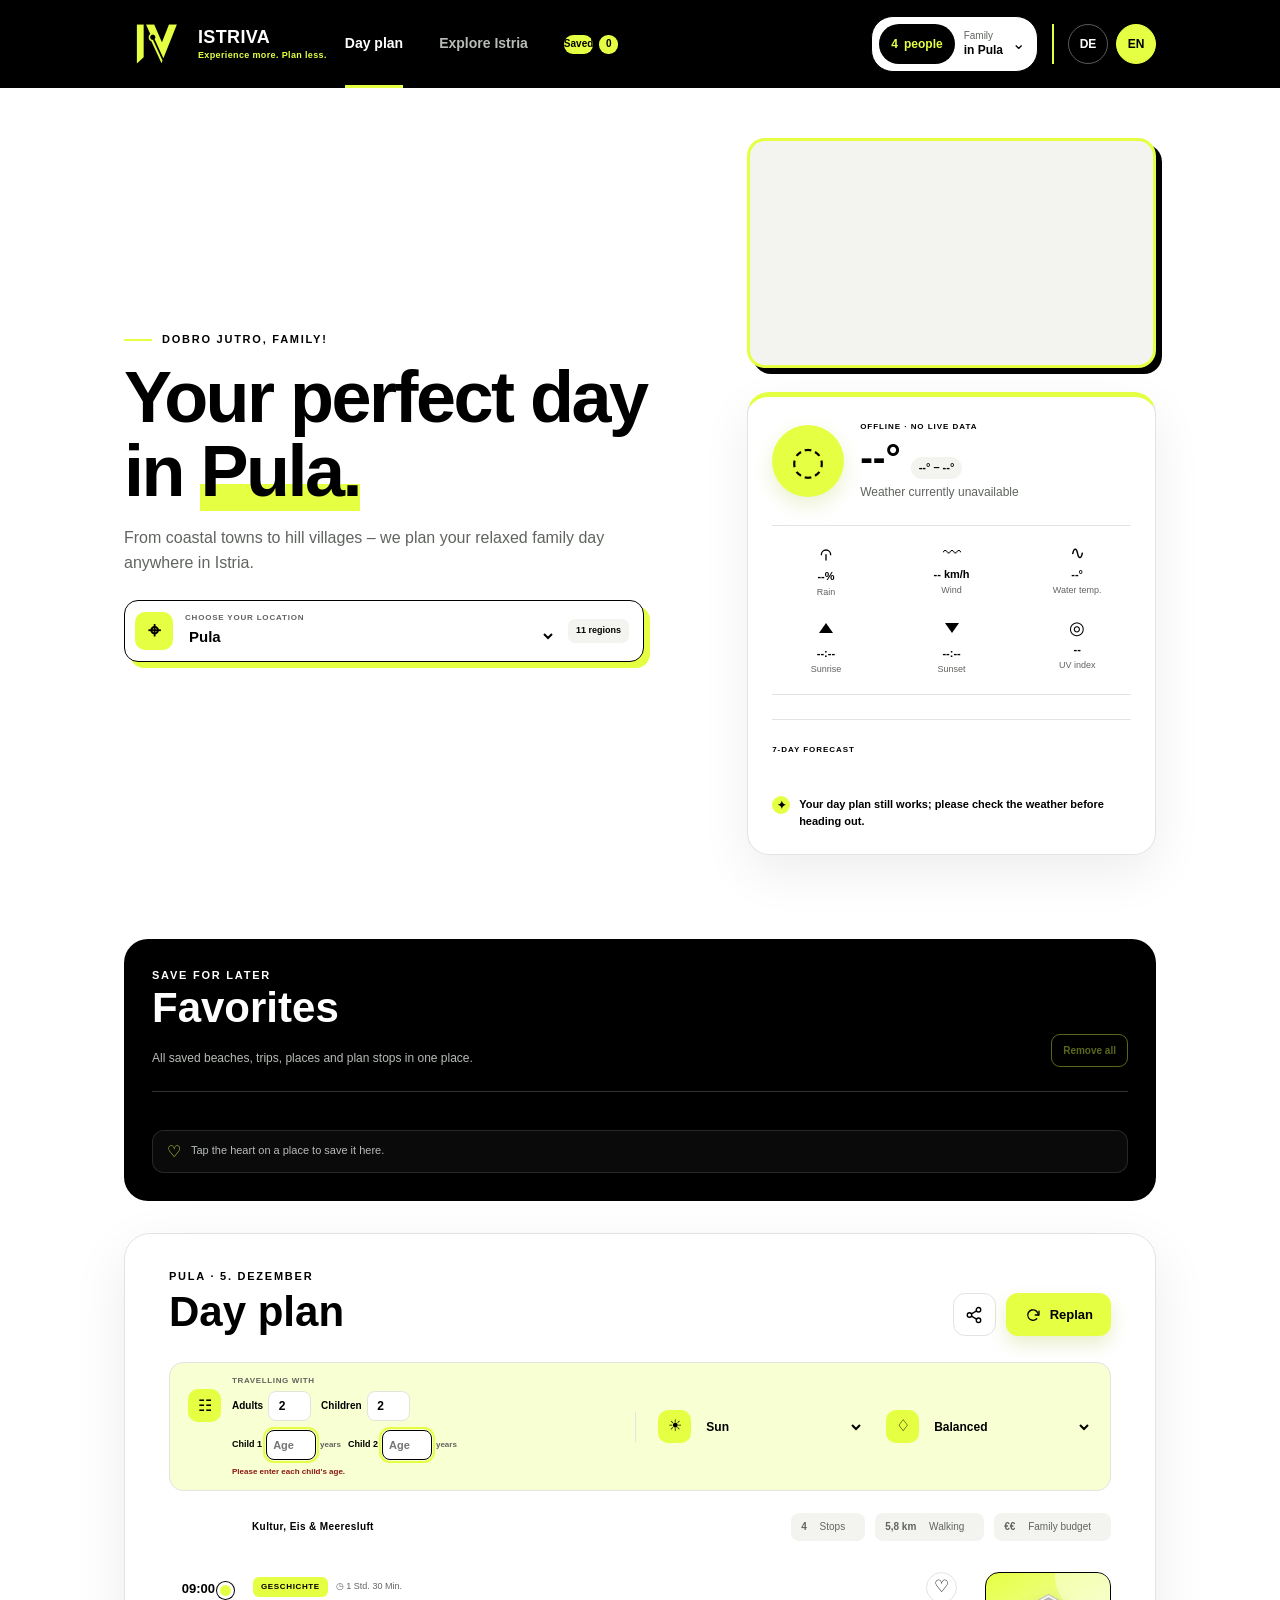
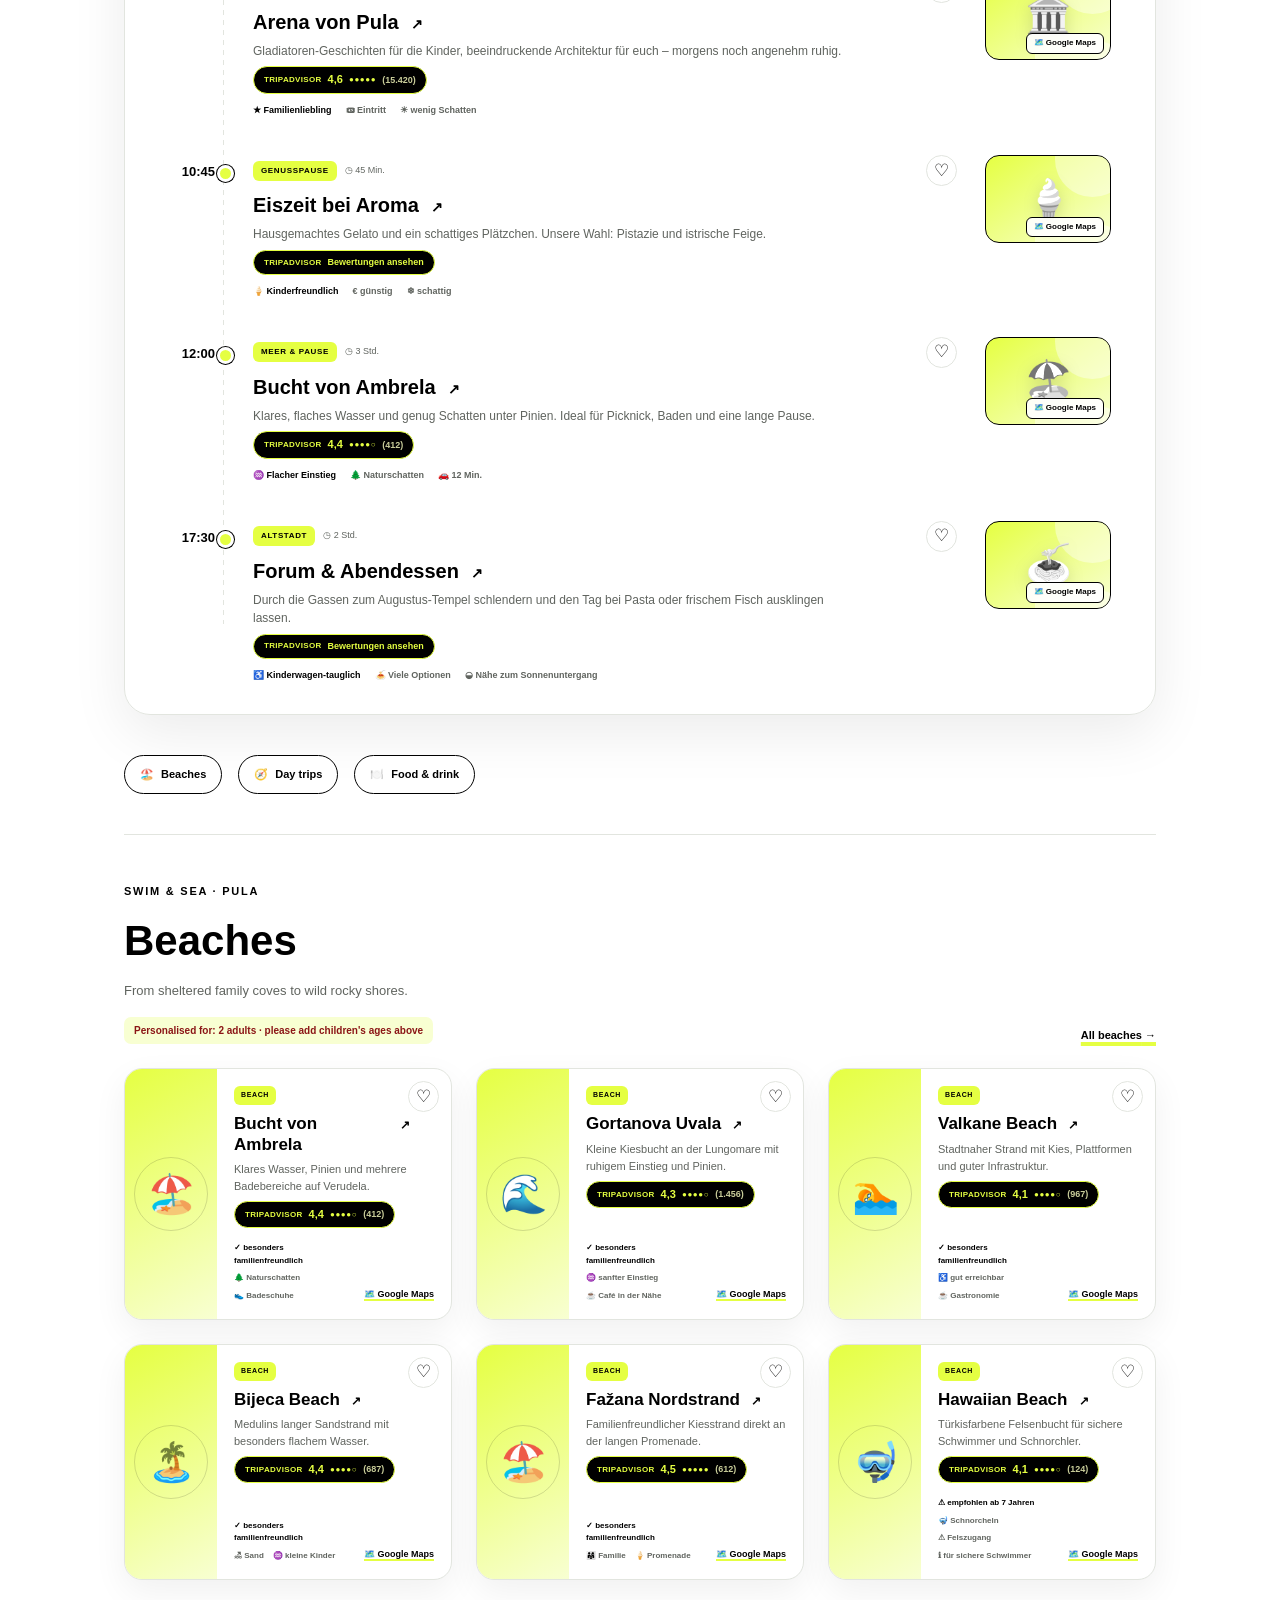
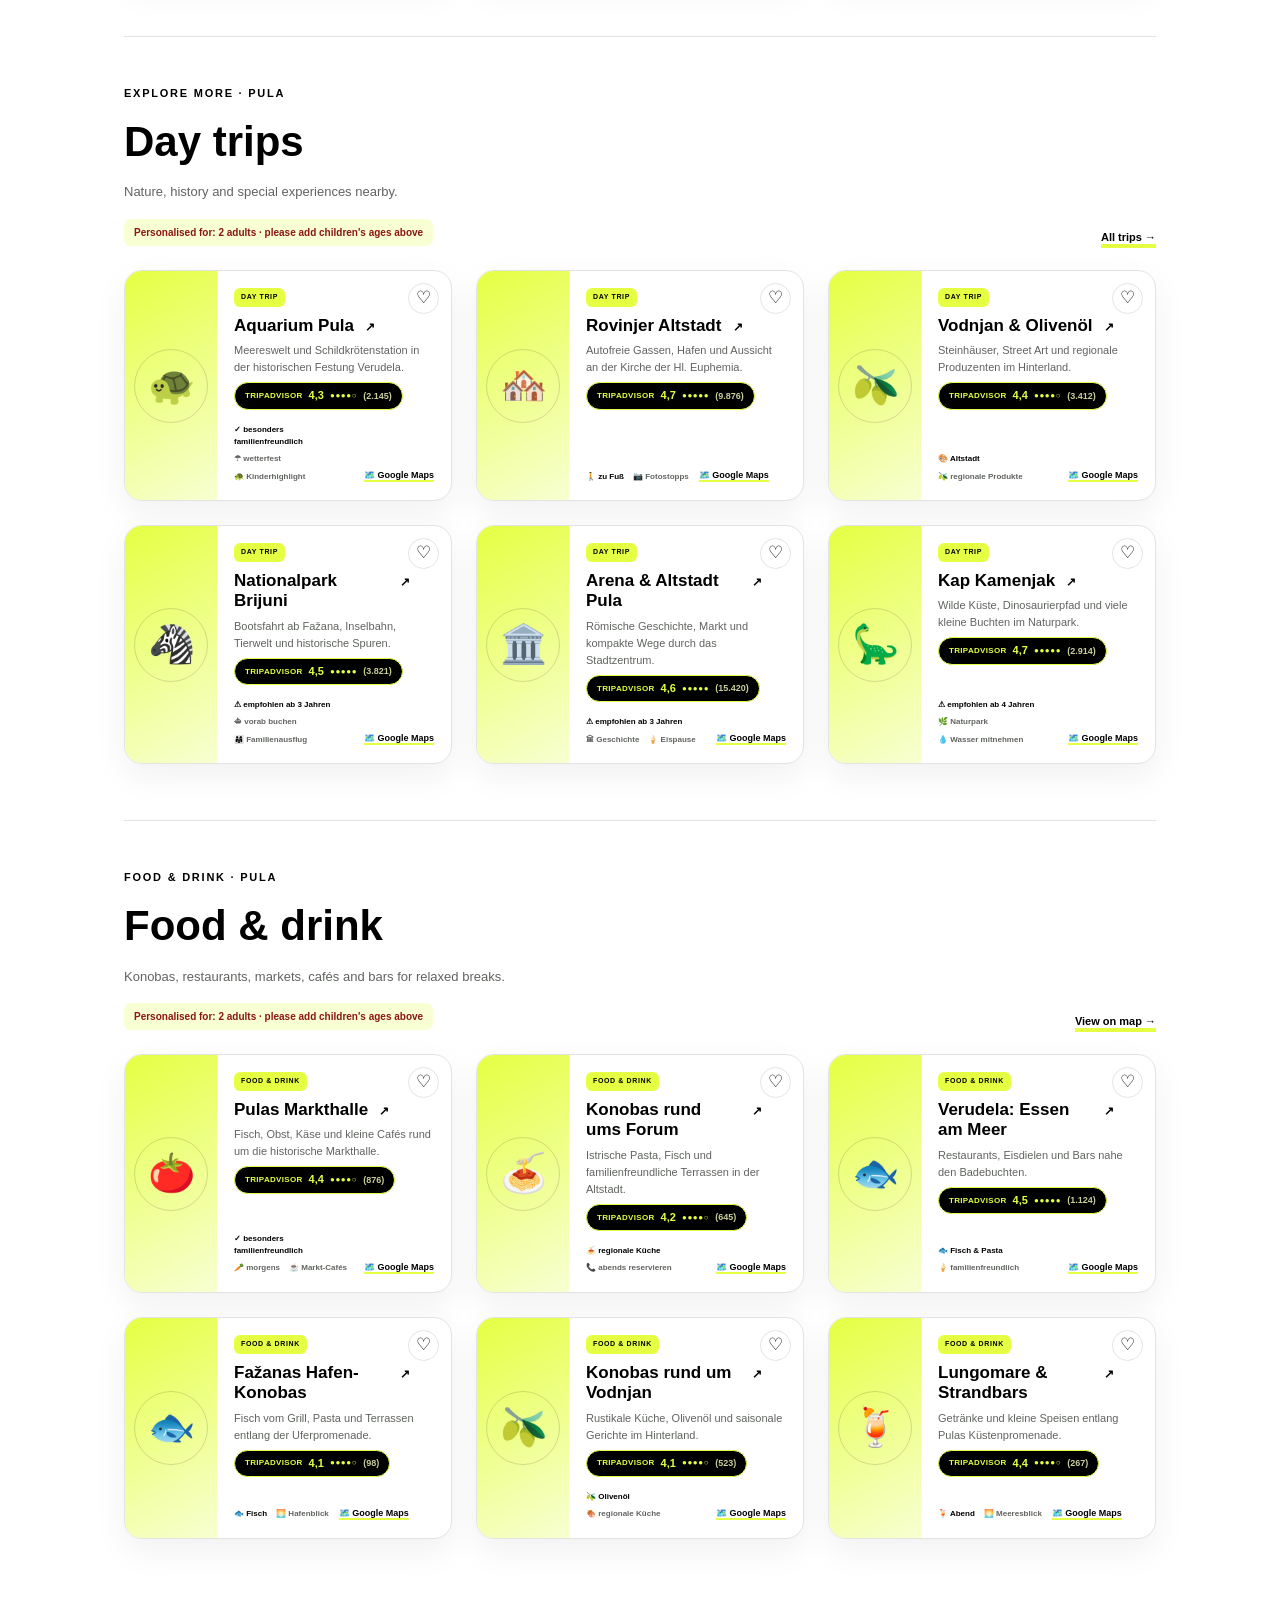
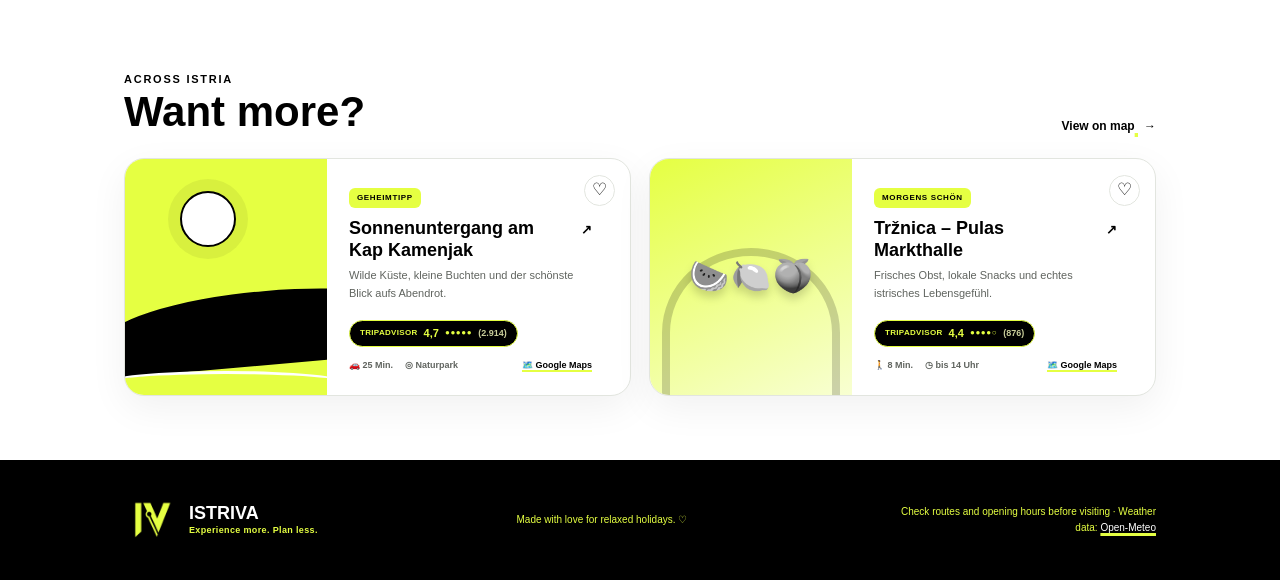
<file: index.html>
<!DOCTYPE html>
<html lang="de">
<head>
  <meta charset="UTF-8">
  <meta name="viewport" content="width=device-width, initial-scale=1.0, viewport-fit=cover">
  <meta name="theme-color" content="#000000" media="(prefers-color-scheme: light)">
  <meta name="theme-color" content="#000000" media="(prefers-color-scheme: dark)">
  <meta name="color-scheme" content="dark light">
  <meta name="mobile-web-app-capable" content="yes">
  <meta name="apple-mobile-web-app-capable" content="yes">
  <meta name="apple-mobile-web-app-status-bar-style" content="black-translucent">
  <meta name="apple-mobile-web-app-title" content="ISTRIVA">
  <meta name="description" content="ISTRIVA plant euren perfekten Familientag in ganz Istrien – entspannt, wetterbewusst und kindgerecht.">
  <title>ISTRIVA</title>
  <link rel="icon" href="favicon.ico?v=8" sizes="any">
  <link rel="icon" type="image/png" sizes="192x192" href="icon-192.png?v=8">
  <link rel="icon" type="image/png" sizes="512x512" href="icon-512.png?v=8">
  <link rel="apple-touch-icon" sizes="180x180" href="apple-touch-icon.png?v=8">
  <link rel="apple-touch-icon" href="icon-192.png?v=8">
  <link rel="manifest" href="manifest.webmanifest?v=11">
  <link rel="stylesheet" href="styles.css?v=41">
  <script>
    if (window.matchMedia("(display-mode: standalone)").matches || window.navigator.standalone) {
      document.documentElement.classList.add("standalone");
    }
  </script>
  <script src="https://cdn.onesignal.com/sdks/web/v16/OneSignalSDK.page.js" defer></script>
</head>
<body class="app-shell">
  <div class="ambient ambient-one"></div>
  <div class="ambient ambient-two"></div>

  <header class="site-header">
    <a class="brand" href="#" aria-label="mnn_sbstn ISTRIVA Startseite">
      <img class="brand-logo" src="icon-512.png?v=8" alt="">
      <span class="brand-product"><span class="brand-name">ISTRIVA</span><small class="brand-tagline" data-i18n="brand.tagline">Mehr erleben. Weniger planen.</small></span>
    </a>
    <nav aria-label="Hauptnavigation" data-i18n-attr="aria-label" data-i18n="nav.ariaMain">
      <a class="active" href="#plan" data-i18n="nav.plan">Tagesplan</a>
      <a href="#straende" data-i18n="nav.discover">Istrien entdecken</a>
      <a href="#favoriten"><span data-i18n="nav.favorites">Favoriten</span> <span id="favorite-count">0</span></a>
    </nav>
    <div class="header-actions">
      <button class="notification-button" id="notification-button" type="button" aria-pressed="false" aria-haspopup="dialog" aria-controls="notification-dialog" hidden>
        <svg viewBox="0 0 24 24" aria-hidden="true"><path d="M18 8a6 6 0 0 0-12 0c0 7-3 7-3 9h18c0-2-3-2-3-9M10 21h4"/></svg>
        <span class="action-label" data-i18n="notifications.button">Updates</span>
      </button>
      <button class="profile" type="button" data-i18n-attr="aria-label" data-i18n="profile.open">
        <span class="profile-party">
          <span class="profile-party-count" id="party-size">4</span>
          <span class="profile-party-label" id="party-size-label" data-i18n="profile.people">Personen</span>
        </span>
        <span class="profile-label"><span data-i18n="profile.family">Familie</span><br><strong><span data-i18n="profile.in">in</span> <span id="profile-destination">Pula</span></strong></span>
        <span aria-hidden="true">⌄</span>
      </button>
      <span class="header-divider" aria-hidden="true"></span>
      <div class="lang-switch" role="group" data-i18n-attr="aria-label" data-i18n="lang.switch">
        <button type="button" class="lang-btn active" data-set-lang="de" aria-pressed="true">DE</button>
        <button type="button" class="lang-btn" data-set-lang="en" aria-pressed="false">EN</button>
      </div>
    </div>
  </header>

  <main>
    <section class="welcome" aria-labelledby="welcome-title">
      <div class="welcome-copy">
        <p class="eyebrow"><span aria-hidden="true"></span><span id="hero-eyebrow" data-i18n="hero.eyebrow">Dobro jutro, Familie!</span></p>
        <h1 id="welcome-title">Euer perfekter Tag<br>in <em id="hero-destination">Pula.</em></h1>
        <p class="intro" data-i18n="hero.intro">Von Küstenstädten bis zu Bergdörfern – wir planen euren entspannten Familientag überall in Istrien.</p>
        <label class="destination-switcher" for="destination-select">
          <span class="destination-icon" aria-hidden="true">⌖</span>
          <span class="destination-copy"><small data-i18n="hero.regionLabel">AKTUELLEN ORT AUSWÄHLEN</small>
            <select id="destination-select">
              <optgroup label="Südküste" data-i18n-attr="label" data-i18n="hero.coastSouth">
                <option value="pula">Pula</option>
                <option value="fazana">Fažana &amp; Brijuni</option>
                <option value="medulin">Medulin &amp; Kamenjak</option>
              </optgroup>
              <optgroup label="Westküste" data-i18n-attr="label" data-i18n="hero.coastWest">
                <option value="rovinj">Rovinj</option>
                <option value="porec">Poreč</option>
                <option value="vrsar">Vrsar &amp; Lim-Bucht</option>
                <option value="novigrad">Novigrad</option>
                <option value="umag">Umag &amp; Savudrija</option>
              </optgroup>
              <optgroup label="Ostküste &amp; Inland" data-i18n-attr="label" data-i18n="hero.coastEast">
                <option value="labin">Labin &amp; Rabac</option>
                <option value="motovun">Motovun &amp; Grožnjan</option>
                <option value="buzet">Buzet, Roč &amp; Hum</option>
              </optgroup>
            </select>
          </span>
          <span class="destination-total" data-i18n="hero.regionCount">11 Regionen</span>
        </label>
      </div>

      <div class="welcome-sidebar">
        <div class="destination-map" data-i18n-attr="aria-label" data-i18n="map.ariaLabel">
          <div class="destination-map-frame">
            <iframe
              id="destination-map"
              title="Google Maps: Pula"
              loading="lazy"
              referrerpolicy="no-referrer-when-downgrade"
              allowfullscreen
            ></iframe>
          </div>
        </div>

        <aside class="weather-card" data-i18n-attr="aria-label" data-i18n="weather.ariaLabel" aria-live="polite">
        <div class="weather-head">
          <div class="sun-icon" id="weather-icon" aria-hidden="true">◌</div>
          <div>
            <span class="data-hint" id="weather-data-status" data-i18n="weather.loadingInitial">LIVE-WETTER WIRD GELADEN</span>
            <div class="weather-temp-block">
              <strong id="weather-temperature">--°</strong>
              <span class="weather-day-range" id="weather-day-range">--° – --°</span>
            </div>
            <p id="weather-summary" data-i18n="weather.summaryLoading">Aktuelle Daten werden geladen</p>
          </div>
        </div>
        <div class="weather-details">
          <span><i class="weather-detail-icon" data-icon="rain" aria-hidden="true"></i><strong id="weather-rain">--%</strong> <span data-i18n="weather.rain">Regen</span></span>
          <span><i class="weather-detail-icon" data-icon="wind" aria-hidden="true"></i><strong id="weather-wind">-- km/h</strong> <span data-i18n="weather.wind">Wind</span></span>
          <span><i class="weather-detail-icon" data-icon="water" aria-hidden="true"></i><strong id="weather-water">--°</strong> <span data-i18n="weather.waterTemp">Wassertemperatur</span></span>
          <span><i class="weather-detail-icon" data-icon="sunrise" aria-hidden="true"></i><strong id="weather-sunrise">--:--</strong> <span data-i18n="weather.sunrise">Sonnenaufgang</span></span>
          <span><i class="weather-detail-icon" data-icon="sunset" aria-hidden="true"></i><strong id="weather-sunset">--:--</strong> <span data-i18n="weather.sunset">Sonnenuntergang</span></span>
          <span><i class="weather-detail-icon" data-icon="uv" aria-hidden="true"></i><strong id="weather-uv">--</strong> <span data-i18n="weather.uv">UV-Index</span></span>
        </div>
        <div class="weather-forecast" aria-label="7-Tage-Vorschau">
          <p class="weather-forecast-title" data-i18n="weather.forecastTitle">7-Tage-Vorschau</p>
          <div class="weather-forecast-grid" id="weather-forecast"></div>
        </div>
        <p class="weather-tip" id="weather-tip"><span>✦</span> <span data-i18n="weather.tipDefault">Wetterdaten werden live für euren ausgewählten Ort geladen.</span></p>
        </aside>
      </div>
    </section>

    <section class="favorites-section" id="favoriten" aria-labelledby="favorites-title">
      <div class="favorites-heading">
        <div>
          <p class="section-kicker" data-i18n="favorites.kicker">FÜR SPÄTER MERKEN</p>
          <h2 id="favorites-title" data-i18n="favorites.title">Favoriten</h2>
          <p data-i18n="favorites.desc">Alle gemerkten Strände, Ausflüge, Lokale und Planstopps an einem Ort.</p>
        </div>
        <button id="clear-favorites" type="button" data-i18n="favorites.clear">Alle entfernen</button>
      </div>
      <div class="favorites-grid" id="favorites-grid"></div>
      <p class="favorites-empty" id="favorites-empty">
        <span class="favorites-empty-icon" aria-hidden="true">♡</span>
        <span class="favorites-empty-copy" data-i18n="favorites.empty">Tippt bei einer Location auf das Herz, um sie hier zu speichern.</span>
      </p>
    </section>

    <section class="planner" id="plan" aria-labelledby="plan-title">
      <div class="planner-top">
        <div>
          <p class="section-kicker"><span id="planner-destination">PULA</span> · <span id="current-date">26. AUGUST</span></p>
          <h2 id="plan-title" data-i18n="plan.title">Tagesplan</h2>
        </div>
        <div class="plan-actions">
          <button class="icon-button" id="share-button" type="button" data-i18n-attr="aria-label" data-i18n="plan.share">
            <svg viewBox="0 0 24 24" aria-hidden="true"><circle cx="18" cy="5" r="3"/><circle cx="6" cy="12" r="3"/><circle cx="18" cy="19" r="3"/><path d="m8.6 10.5 6.8-4M8.6 13.5l6.8 4"/></svg>
          </button>
          <button class="primary-button" id="replan-button" type="button">
            <svg viewBox="0 0 24 24" aria-hidden="true"><path d="M20 7v5h-5"/><path d="M19 12a7 7 0 1 0-2 5"/></svg>
            <span id="replan-label" data-i18n="plan.replan">Neu planen</span>
          </button>
        </div>
      </div>

      <div class="filters" data-i18n-attr="aria-label" data-i18n="plan.filters">
        <div class="filter-label family-filter">
          <span>☷</span>
          <fieldset class="family-controls">
            <legend data-i18n="plan.withFamily">UNTERWEGS MIT</legend>
            <div class="family-counts">
              <label>
                <span data-i18n="plan.adults">Erwachsene</span>
                <input id="adult-count" type="number" min="1" max="8" step="1" inputmode="numeric" value="2">
              </label>
              <label>
                <span data-i18n="plan.children">Kinder</span>
                <input id="child-count" type="number" min="0" max="8" step="1" inputmode="numeric" value="2">
              </label>
            </div>
            <div class="child-age-fields" id="child-age-fields"></div>
            <small class="child-age-hint" id="child-age-hint"></small>
          </fieldset>
        </div>
        <div class="divider"></div>
        <label class="select-wrap">
          <span>☀</span>
          <select id="weather-select" data-i18n-attr="aria-label" data-i18n="plan.weatherSelect">
            <option value="sun" data-i18n="plan.weatherSun">Sonne</option>
            <option value="rain" data-i18n="plan.weatherRain">Regenoption</option>
          </select>
        </label>
        <label class="select-wrap">
          <span>♢</span>
          <select id="pace-select" data-i18n-attr="aria-label" data-i18n="plan.paceSelect">
            <option value="balanced" data-i18n="plan.paceBalanced">Ausgewogen</option>
            <option value="relaxed" data-i18n="plan.paceRelaxed">Ganz entspannt</option>
            <option value="active" data-i18n="plan.paceActive">Abenteuerlich</option>
          </select>
        </label>
      </div>

      <div class="plan-summary" aria-live="polite">
        <span id="plan-name">Kultur, Eis &amp; Meeresluft</span>
        <span><b id="stop-count">4</b> <span data-i18n="plan.stops">Stopps</span></span>
        <span><b id="distance">5,8 km</b> <span data-i18n="plan.distance">Wege</span></span>
        <span><b id="budget">€€</b> <span data-i18n="plan.budget">Familienbudget</span></span>
      </div>

      <div class="itinerary" id="itinerary"></div>
    </section>

    <div class="guide-jump-links" data-i18n-attr="aria-label" data-i18n="guides.jumpAria">
      <a href="#straende"><span aria-hidden="true">🏖️</span> <span data-i18n="guides.beaches">Strände</span></a>
      <a href="#tagesausfluege"><span aria-hidden="true">🧭</span> <span data-i18n="guides.trips">Tagesausflüge</span></a>
      <a href="#essen-trinken"><span aria-hidden="true">🍽️</span> <span data-i18n="guides.food">Essen &amp; Trinken</span></a>
    </div>

    <section class="guide-section" id="straende" aria-labelledby="beach-guide-title">
      <div class="guide-heading">
        <div>
          <p class="section-kicker"><span data-i18n="guides.beachesKicker">BADEN &amp; MEER ·</span> <span id="beach-guide-destination">PULA</span></p>
          <h2 id="beach-guide-title" data-i18n="guides.beachesTitle">Strände</h2>
          <p data-i18n="guides.beachesDesc">Von geschützten Familienbuchten bis zu wilden Felsküsten.</p>
          <p class="guide-family-context" id="beach-guide-context"></p>
        </div>
        <a id="beach-guide-map" href="https://www.google.com/maps/search/Strände+Pula+Istrien" target="_blank" rel="noopener noreferrer"><span data-i18n="guides.beachesLink">Alle Strände</span> <span>→</span></a>
      </div>
      <div class="guide-grid" id="beach-guide-grid"></div>
    </section>

    <section class="guide-section" id="tagesausfluege" aria-labelledby="trip-guide-title">
      <div class="guide-heading">
        <div>
          <p class="section-kicker"><span data-i18n="guides.tripsKicker">MEHR ENTDECKEN ·</span> <span id="trip-guide-destination">PULA</span></p>
          <h2 id="trip-guide-title" data-i18n="guides.tripsTitle">Tagesausflüge</h2>
          <p data-i18n="guides.tripsDesc">Natur, Geschichte und besondere Erlebnisse in erreichbarer Nähe.</p>
          <p class="guide-family-context" id="trip-guide-context"></p>
        </div>
        <a id="trip-guide-map" href="https://www.google.com/maps/search/Ausflüge+Pula+Istrien" target="_blank" rel="noopener noreferrer"><span data-i18n="guides.tripsLink">Alle Ausflüge</span> <span>→</span></a>
      </div>
      <div class="guide-grid" id="trip-guide-grid"></div>
    </section>

    <section class="guide-section" id="essen-trinken" aria-labelledby="food-guide-title">
      <div class="guide-heading">
        <div>
          <p class="section-kicker"><span data-i18n="guides.foodKicker">GENUSS ·</span> <span id="food-guide-destination">PULA</span></p>
          <h2 id="food-guide-title" data-i18n="guides.foodTitle">Essen &amp; Trinken</h2>
          <p data-i18n="guides.foodDesc">Konobas, Restaurants, Märkte, Cafés und Bars für entspannte Pausen.</p>
          <p class="guide-family-context" id="food-guide-context"></p>
        </div>
        <a id="food-guide-map" href="https://www.google.com/maps/search/Restaurants+Pula+Istrien" target="_blank" rel="noopener noreferrer"><span data-i18n="guides.foodLink">Alles auf der Karte</span> <span>→</span></a>
      </div>
      <div class="guide-grid" id="food-guide-grid"></div>
    </section>

    <section class="discover" id="entdecken" aria-labelledby="discover-title">
      <div class="section-heading">
        <div>
          <p class="section-kicker" data-i18n="discover.kicker">QUER DURCH ISTRIEN</p>
          <h2 id="discover-title" data-i18n="discover.title">Noch Lust auf mehr?</h2>
        </div>
        <a href="https://www.google.com/maps/search/Sehenswürdigkeiten+Istrien" target="_blank" rel="noreferrer"><span data-i18n="discover.link">Alles auf der Karte</span> <span>→</span></a>
      </div>
      <div class="suggestion-grid">
        <article class="suggestion suggestion-sunset">
          <div class="illustration sunset-scene" aria-hidden="true">
            <div class="scene-sun"></div><div class="scene-island"></div><div class="scene-wave"></div>
          </div>
          <div class="suggestion-copy">
            <span class="tag">GEHEIMTIPP</span>
            <h3><a class="place-link" href="https://www.google.com/maps/dir/?api=1&amp;destination=Cape%20Kamenjak%20Croatia" target="_blank" rel="noopener noreferrer">Sonnenuntergang am Kap Kamenjak<span aria-hidden="true">↗</span></a></h3>
            <p>Wilde Küste, kleine Buchten und der schönste Blick aufs Abendrot.</p>
            <div class="tripadvisor-slot" data-tripadvisor-map="Cape Kamenjak Croatia" data-tripadvisor-title="Sonnenuntergang am Kap Kamenjak" data-tripadvisor-key="trips:kamenjak"></div>
            <div><span>🚗 25 Min.</span><span>◎ Naturpark</span><a class="suggestion-map-link" href="https://www.google.com/maps/dir/?api=1&amp;destination=Cape%20Kamenjak%20Croatia" target="_blank" rel="noopener noreferrer">🗺️ Google Maps</a></div>
          </div>
          <button class="favorite location-favorite" type="button" data-favorite-id="guide:trips:kamenjak" aria-label="Kap Kamenjak als Favorit markieren" aria-pressed="false">♡</button>
        </article>
        <article class="suggestion suggestion-market">
          <div class="illustration market-scene" aria-hidden="true">
            <span>🍉</span><span>🍋</span><span>🍑</span>
          </div>
          <div class="suggestion-copy">
            <span class="tag coral">MORGENS SCHÖN</span>
            <h3><a class="place-link" href="https://www.google.com/maps/dir/?api=1&amp;destination=Pula%20Market%20Croatia" target="_blank" rel="noopener noreferrer">Tržnica – Pulas Markthalle<span aria-hidden="true">↗</span></a></h3>
            <p>Frisches Obst, lokale Snacks und echtes istrisches Lebensgefühl.</p>
            <div class="tripadvisor-slot" data-tripadvisor-map="Pula Market Croatia" data-tripadvisor-title="Tržnica – Pulas Markthalle" data-tripadvisor-key="food:pulaMarket"></div>
            <div><span>🚶 8 Min.</span><span>◷ bis 14 Uhr</span><a class="suggestion-map-link" href="https://www.google.com/maps/dir/?api=1&amp;destination=Pula%20Market%20Croatia" target="_blank" rel="noopener noreferrer">🗺️ Google Maps</a></div>
          </div>
          <button class="favorite location-favorite" type="button" data-favorite-id="guide:food:pulaMarket" aria-label="Markthalle als Favorit markieren" aria-pressed="false">♡</button>
        </article>
      </div>
    </section>
  </main>

  <footer>
    <a class="brand footer-brand" href="#" aria-label="mnn_sbstn ISTRIVA Startseite">
      <img class="footer-logo" src="icon-512.png?v=8" alt="">
      <span class="brand-product">ISTRIVA<small data-i18n="brand.tagline">Mehr erleben. Weniger planen.</small></span>
    </a>
    <p><span data-i18n="footer.madeWith">Mit Liebe für entspannte Urlaubstage gemacht.</span> <span>♡</span></p>
    <p class="prototype-note"><span data-i18n="footer.note">Routen und Öffnungszeiten vor Besuch prüfen · Wetterdaten:</span> <a href="https://open-meteo.com/" target="_blank" rel="noreferrer">Open-Meteo</a></p>
  </footer>

  <dialog class="notification-dialog" id="notification-dialog" aria-labelledby="notification-dialog-title">
    <form method="dialog">
      <div class="notification-dialog-head">
        <div>
          <p class="section-kicker" data-i18n="notifications.kicker">ISTRIVA UPDATES</p>
          <h2 id="notification-dialog-title" data-i18n="notifications.title">Benachrichtigungen</h2>
        </div>
        <button class="dialog-close" type="submit" value="cancel" data-i18n-attr="aria-label" data-i18n="notifications.close">×</button>
      </div>

      <p class="notification-dialog-intro" data-i18n="notifications.intro">Wählt aus, welche Hinweise ihr für eure aktuelle Urlaubsregion erhalten möchtet.</p>

      <div class="notification-region">
        <span aria-hidden="true">⌖</span>
        <div><small data-i18n="notifications.regionLabel">AKTUELLE REGION</small><strong id="notification-destination">Pula</strong></div>
      </div>

      <fieldset class="notification-options">
        <legend class="sr-only" data-i18n="notifications.optionsLegend">Gewünschte Benachrichtigungen</legend>
        <label class="notification-option">
          <input id="weather-notifications" type="checkbox" checked>
          <span>
            <strong data-i18n="notifications.weatherTitle">Wetter-Updates</strong>
            <small data-i18n="notifications.weatherDesc">Regen, Hitze, Wind und Tagesplanung – Updates um 9, 12, 15, 18 und 21 Uhr.</small>
          </span>
        </label>
        <label class="notification-option">
          <input id="news-notifications" type="checkbox" checked>
          <span>
            <strong data-i18n="notifications.newsTitle">Istrien-News &amp; Hinweise</strong>
            <small data-i18n="notifications.newsDesc">Relevante Veranstaltungen, Sperrungen und Ausflugstipps.</small>
          </span>
        </label>
      </fieldset>

      <p class="notification-privacy" data-i18n="notifications.privacy">Die Zustellung erfolgt über OneSignal. Ihr könnt Benachrichtigungen hier jederzeit wieder deaktivieren.</p>

      <div class="notification-dialog-actions">
        <button class="secondary-button danger-button" id="disable-notifications" type="button" hidden data-i18n="notifications.disable">Deaktivieren</button>
        <button class="secondary-button" type="submit" value="cancel" data-i18n="notifications.cancel">Abbrechen</button>
        <button class="primary-button notification-save" id="save-notifications" type="button" data-i18n="notifications.enable">Aktivieren</button>
      </div>
    </form>
  </dialog>

  <div class="toast" id="toast" role="status" aria-live="polite"></div>
  <script src="i18n.js?v=5"></script>
  <script src="guide-data.js?v=1"></script>
  <script src="tripadvisor-data.js?v=2"></script>
  <script src="app.js?v=32"></script>
</body>
</html>
</file>
<file: styles.css>
:root {
  --ink: #000000;
  --ink-soft: #60645f;
  --teal: #000000;
  --teal-dark: #000000;
  --accent: #e5ff42;
  --accent-hover: #d5ef32;
  --mint: #e5ff42;
  --mint-light: #f8ffd2;
  --sand: #f3f4ef;
  --cream: #ffffff;
  --coral: #e5ff42;
  --yellow: #e5ff42;
  --white: #fff;
  --line: #e2e5df;
  --shadow: 0 18px 55px rgba(0, 0, 0, .08);
  --page-max: 1080px;
  --page-gutter: clamp(14px, 4vw, 24px);
  --space-sm: clamp(12px, 2vw, 16px);
  --space-md: clamp(18px, 3vw, 24px);
  --space-lg: clamp(28px, 4vw, 40px);
  --space-xl: clamp(36px, 5vw, 48px);
}

* {
  box-sizing: border-box;
  margin: 0;
  padding: 0;
}

html {
  scroll-behavior: smooth;
  max-width: 100%;
  overflow-x: hidden;
  overflow-x: clip;
  overscroll-behavior-x: none;
  background: #000000;
  color-scheme: dark light;
}

body {
  width: 100%;
  max-width: 100%;
  position: relative;
  min-width: 0;
  color: var(--ink);
  background: var(--cream);
  font-family: Arial, Helvetica, sans-serif;
  line-height: 1.55;
  overflow-x: hidden;
  overflow-x: clip;
  overscroll-behavior-x: none;
}

body.app-shell {
  overflow-x: clip;
}

img,
iframe,
video,
svg {
  max-width: 100%;
}

button,
select {
  font: inherit;
}

button,
a {
  -webkit-tap-highlight-color: transparent;
}

button {
  color: inherit;
}

a {
  color: inherit;
  text-decoration: none;
}

.sr-only {
  width: 1px;
  height: 1px;
  padding: 0;
  margin: -1px;
  position: absolute;
  overflow: hidden;
  clip: rect(0, 0, 0, 0);
  white-space: nowrap;
  border: 0;
}

.ambient {
  position: absolute;
  z-index: -1;
  border-radius: 50%;
  filter: blur(2px);
  pointer-events: none;
}

.ambient-one {
  width: 420px;
  height: 420px;
  top: 68px;
  right: -150px;
  background: radial-gradient(circle, rgba(229, 255, 66, .28), transparent 68%);
}

.ambient-two {
  width: 330px;
  height: 330px;
  top: 560px;
  left: -220px;
  background: radial-gradient(circle, rgba(229, 255, 66, .16), transparent 70%);
}

.site-header {
  width: 100%;
  min-height: 88px;
  height: calc(88px + env(safe-area-inset-top, 0px));
  margin: 0;
  padding: env(safe-area-inset-top, 0px) max(var(--page-gutter), calc((100% - var(--page-max)) / 2 + var(--page-gutter))) 0;
  display: flex;
  align-items: center;
  justify-content: space-between;
  gap: 12px 18px;
  background: #000000;
  border-bottom: 0;
  min-width: 0;
}

.brand {
  display: inline-flex;
  align-items: center;
  align-self: stretch;
  gap: 10px;
  flex: 0 1 auto;
  min-width: 0;
  color: var(--teal-dark);
  font-family: Arial, Helvetica, sans-serif;
  font-weight: 700;
  line-height: 1;
}

.site-header .brand-logo {
  width: 64px;
  height: 64px;
  display: block;
  flex: 0 0 auto;
  object-fit: cover;
  background: #000000;
}

.site-header .brand-product {
  display: flex;
  flex-direction: column;
  justify-content: center;
  min-width: 0;
  color: var(--white);
}

.site-header .brand-name {
  display: block;
  color: #ffffff;
  font-size: 18px;
  line-height: 1;
  letter-spacing: .02em;
  white-space: nowrap;
}

.site-header .brand-tagline {
  display: block;
  margin-top: 4px;
  color: var(--accent);
  font-family: Arial, Helvetica, sans-serif;
  font-size: 9px;
  font-weight: 700;
  line-height: 1.2;
}

.site-header nav a {
  color: #b7bcb7;
}

.brand-product {
  color: var(--ink);
  font-size: 18px;
  line-height: 1;
}

.brand small {
  display: block;
  margin-top: 4px;
  color: var(--ink-soft);
  font-family: Arial, Helvetica, sans-serif;
  font-size: 9px;
  font-weight: 700;
  letter-spacing: .04em;
}

nav {
  align-self: stretch;
  display: flex;
  align-items: center;
  gap: 36px;
}

nav a {
  height: 100%;
  display: flex;
  align-items: center;
  gap: 6px;
  position: relative;
  color: var(--ink-soft);
  font-size: 14px;
  font-weight: 600;
}

nav a:hover,
nav a.active {
  color: var(--white);
}

nav a.active::after {
  content: "";
  position: absolute;
  right: 0;
  bottom: 0;
  left: 0;
  height: 3px;
  background: var(--accent);
}

nav a span {
  min-width: 19px;
  height: 19px;
  display: inline-grid;
  place-items: center;
  border-radius: 9px;
  color: var(--ink);
  background: var(--accent);
  font-size: 10px;
}

.notification-button {
  min-height: 38px;
  display: inline-flex;
  align-items: center;
  justify-content: center;
  gap: 7px;
  padding: 8px 13px;
  border: 1px solid var(--ink);
  border-radius: 10px;
  color: var(--ink);
  background: var(--white);
  cursor: pointer;
  font-size: 11px;
  font-weight: 700;
  box-shadow: 3px 3px 0 var(--accent);
  transition: transform .2s, box-shadow .2s;
  flex: 0 0 auto;
}

.notification-button:hover {
  transform: translate(1px, 1px);
  box-shadow: 2px 2px 0 var(--accent);
}

.notification-button[hidden] {
  display: none;
}

.notification-button svg {
  width: 16px;
  fill: none;
  stroke: currentColor;
  stroke-width: 1.8;
  stroke-linecap: round;
  stroke-linejoin: round;
}

.notification-button.active {
  color: var(--ink);
  background: var(--accent);
}

.profile {
  display: flex;
  align-items: center;
  gap: 9px;
  padding: 7px 12px 7px 7px;
  border: 1px solid var(--ink);
  border-radius: 22px;
  background: var(--white);
  cursor: pointer;
  flex: 0 0 auto;
}

.profile-party {
  display: inline-flex;
  align-items: center;
  gap: 6px;
  min-height: 40px;
  padding: 0 12px;
  border-radius: 999px;
  color: #E5FF42;
  background: var(--ink);
  font-size: 12px;
  font-weight: 700;
  line-height: 1;
  flex: 0 0 auto;
}

.profile-party-count,
.profile-party-label {
  font-size: inherit;
  font-weight: inherit;
  line-height: 1;
}

.profile-label {
  text-align: left;
  color: var(--ink-soft);
  font-size: 10px;
  line-height: 1.25;
}

.profile-label strong {
  color: var(--ink);
  font-size: 12px;
}

.notification-dialog {
  width: min(560px, calc(100% - 32px));
  max-height: min(760px, calc(100dvh - 32px));
  margin: auto;
  padding: 0;
  border: 1px solid var(--ink);
  border-radius: 22px;
  color: var(--ink);
  background: var(--white);
  box-shadow: 10px 10px 0 var(--ink);
  overflow: auto;
}

.notification-dialog::backdrop {
  background: rgba(0, 0, 0, .58);
  backdrop-filter: blur(3px);
}

.notification-dialog form {
  padding: 28px;
}

.notification-dialog-head {
  display: flex;
  align-items: flex-start;
  justify-content: space-between;
  gap: 20px;
}

.notification-dialog-head h2 {
  margin-top: 4px;
  font-size: 32px;
  line-height: 1.1;
}

.dialog-close {
  width: 38px;
  height: 38px;
  flex: 0 0 auto;
  border: 1px solid var(--ink);
  border-radius: 50%;
  background: var(--white);
  cursor: pointer;
  font-size: 26px;
  line-height: 1;
}

.notification-dialog-intro {
  margin: 14px 0 20px;
  color: var(--ink-soft);
  font-size: 14px;
}

.notification-region {
  min-height: 62px;
  display: flex;
  align-items: center;
  gap: 12px;
  padding: 11px 14px;
  border: 1px solid var(--ink);
  border-radius: 14px;
  background: var(--mint-light);
}

.notification-region > span {
  width: 36px;
  height: 36px;
  display: grid;
  place-items: center;
  border-radius: 10px;
  background: var(--accent);
  font-size: 20px;
}

.notification-region div {
  display: grid;
}

.notification-region small {
  color: var(--ink-soft);
  font-size: 9px;
  font-weight: 700;
  letter-spacing: .12em;
}

.notification-region strong {
  font-size: 15px;
}

.notification-options {
  display: grid;
  gap: 10px;
  margin: 18px 0;
  border: 0;
}

.notification-option {
  min-height: 76px;
  display: flex;
  align-items: center;
  gap: 14px;
  padding: 14px;
  border: 1px solid var(--line);
  border-radius: 14px;
  cursor: pointer;
}

.notification-option:has(input:checked) {
  border-color: var(--ink);
  background: rgba(229, 255, 66, .2);
}

.notification-option input {
  width: 22px;
  height: 22px;
  flex: 0 0 auto;
  accent-color: var(--ink);
}

.notification-option span {
  display: grid;
  gap: 3px;
}

.notification-option strong {
  font-size: 14px;
}

.notification-option small,
.notification-privacy {
  color: var(--ink-soft);
  font-size: 11px;
}

.notification-dialog-actions {
  display: flex;
  justify-content: flex-end;
  gap: 10px;
  margin-top: 22px;
}

.secondary-button,
.notification-save {
  min-height: 43px;
  padding: 9px 16px;
  border: 1px solid var(--ink);
  border-radius: 11px;
  cursor: pointer;
  font-size: 12px;
  font-weight: 700;
}

.secondary-button {
  background: var(--white);
}

.danger-button {
  margin-right: auto;
  color: #8b1616;
  border-color: #8b1616;
}

.notification-save {
  width: auto;
  background: var(--accent);
}

.notification-dialog button:disabled {
  opacity: .55;
  cursor: wait;
}

main {
  width: 100%;
  max-width: var(--page-max);
  margin: 0 auto;
  padding-inline: var(--page-gutter);
  min-width: 0;
}

.destination-map {
  padding: 0;
}

.welcome-sidebar {
  display: flex;
  flex-direction: column;
  gap: clamp(16px, 3vw, 24px);
  min-width: 0;
  align-self: start;
}

.welcome-sidebar .destination-map-frame {
  max-height: clamp(160px, 28vw, 240px);
}

.destination-map-frame {
  width: 100%;
  aspect-ratio: 16 / 9;
  max-height: clamp(180px, 42vw, 320px);
  border: 3px solid #e5ff42;
  border-radius: clamp(14px, 2vw, 18px);
  overflow: hidden;
  background: var(--sand);
  box-shadow: 6px 6px 0 var(--ink);
}

.destination-map-frame iframe {
  width: 100%;
  height: 100%;
  border: 0;
  display: block;
  max-width: none;
}

.welcome {
  min-height: 350px;
  display: grid;
  grid-template-columns: minmax(0, 1.15fr) minmax(0, .85fr);
  align-items: center;
  gap: clamp(28px, 6vw, 70px);
  padding: clamp(34px, 5vw, 50px) 0 clamp(28px, 4vw, 42px);
}

.eyebrow,
.section-kicker {
  color: var(--teal);
  font-size: 11px;
  font-weight: 700;
  letter-spacing: .16em;
  text-transform: uppercase;
}

.eyebrow {
  display: flex;
  align-items: center;
  gap: 10px;
}

.eyebrow > span[aria-hidden="true"] {
  width: 28px;
  height: 2px;
  display: inline-block;
  flex: 0 0 auto;
  background: var(--accent);
}

.site-header .lang-switch {
  display: flex;
  align-items: center;
  gap: 8px;
  flex: 0 0 auto;
  color: var(--white);
}

.header-actions {
  display: flex;
  align-items: center;
  gap: 14px;
  margin-left: auto;
  flex: 0 0 auto;
}

.header-divider {
  width: 2px;
  height: 40px;
  flex: 0 0 auto;
  background: #E5FF42;
}

.site-header .lang-btn {
  min-width: 40px;
  min-height: 40px;
  padding: 0 10px;
  border: 1px solid rgba(255, 255, 255, .35);
  background: transparent;
  color: var(--white);
  border-radius: 999px;
  font-size: 12px;
  font-weight: 700;
  cursor: pointer;
}

.site-header .lang-btn.active {
  background: var(--accent);
  border-color: var(--accent);
  color: #000;
}

h1,
h2,
h3 {
  font-family: Arial, Helvetica, sans-serif;
}

h1 {
  margin: 12px 0 18px;
  font-size: clamp(46px, 6vw, 72px);
  line-height: 1.03;
  letter-spacing: -.035em;
}

h1 em {
  color: var(--ink);
  background: linear-gradient(transparent 66%, var(--accent) 66%);
  font-style: normal;
}

.intro {
  max-width: min(560px, 100%);
  color: var(--ink-soft);
  font-size: clamp(15px, 2.2vw, 16px);
}

.destination-switcher {
  max-width: min(520px, 100%);
  min-height: 62px;
  display: grid;
  grid-template-columns: 38px minmax(0, 1fr) auto;
  align-items: center;
  gap: 12px;
  margin-top: 24px;
  padding: 9px 14px 9px 10px;
  border: 1px solid var(--ink);
  border-radius: 14px;
  background: var(--white);
  box-shadow: 6px 6px 0 var(--accent);
  cursor: pointer;
}

.destination-icon {
  width: 38px;
  height: 38px;
  display: grid;
  place-items: center;
  border-radius: 10px;
  color: var(--ink);
  background: var(--accent);
  font-size: 22px;
  font-weight: 700;
}

.destination-copy {
  min-width: 0;
}

.destination-copy small {
  display: block;
  color: var(--ink-soft);
  font-size: 8px;
  font-weight: 700;
  letter-spacing: .1em;
}

.destination-copy select {
  width: 100%;
  border: 0;
  outline: 0;
  color: var(--ink);
  background: transparent;
  cursor: pointer;
  font-size: 15px;
  font-weight: 700;
}

.destination-total {
  padding: 5px 8px;
  border-radius: 7px;
  color: var(--ink);
  background: var(--sand);
  font-size: 9px;
  font-weight: 700;
  white-space: nowrap;
}

.weather-card {
  position: relative;
  width: 100%;
  max-width: 100%;
  padding: clamp(20px, 3vw, 24px);
  border: 1px solid var(--line);
  border-top: 5px solid var(--accent);
  border-radius: 22px;
  background: var(--white);
  box-shadow: 0 18px 50px rgba(0, 0, 0, .07);
  overflow: hidden;
}

.weather-card::after {
  content: "";
  position: absolute;
  width: 140px;
  height: 140px;
  top: -70px;
  right: -50px;
  border: 24px solid rgba(255, 255, 255, .35);
  border-radius: 50%;
}

.weather-head {
  display: flex;
  align-items: center;
  gap: 16px;
}

.sun-icon {
  width: 72px;
  height: 72px;
  display: grid;
  place-items: center;
  border-radius: 50%;
  color: var(--ink);
  background: var(--accent);
  box-shadow: 0 8px 20px rgba(156, 178, 18, .2);
  font-size: 39px;
}

.weather-temp-block {
  display: flex;
  flex-wrap: wrap;
  align-items: baseline;
  gap: 8px 10px;
  margin-bottom: 4px;
}

.weather-head strong {
  display: inline-block;
  font-family: Arial, Helvetica, sans-serif;
  font-size: 38px;
  line-height: 1;
}

.weather-day-range {
  display: inline-block;
  padding: 4px 8px;
  border-radius: 999px;
  color: var(--ink);
  background: var(--sand);
  font-size: 11px;
  font-weight: 700;
  line-height: 1.2;
  white-space: nowrap;
}

.weather-head p {
  display: block;
  margin-top: 2px;
  color: var(--ink-soft);
  font-size: 12px;
}

.data-hint {
  display: block;
  margin-bottom: 6px;
  color: var(--teal);
  font-size: 8px;
  font-weight: 700;
  letter-spacing: .12em;
}

.weather-details {
  display: grid;
  grid-template-columns: repeat(3, minmax(0, 1fr));
  gap: clamp(14px, 2.5vw, 20px) clamp(10px, 2vw, 18px);
  margin: var(--space-md) 0 15px;
  padding: clamp(14px, 2.5vw, 18px) 0;
  border-top: 1px solid var(--line);
  border-bottom: 1px solid var(--line);
}

.weather-details span {
  color: var(--ink-soft);
  font-size: 9px;
  line-height: 1.4;
  text-align: center;
  padding-inline: 2px;
}

.weather-details i,
.weather-detail-icon {
  display: block;
  height: 22px;
  margin-bottom: 2px;
  color: var(--ink);
  font-size: 18px;
  font-style: normal;
  line-height: 1;
}

.weather-detail-icon[data-icon="sunrise"],
.weather-detail-icon[data-icon="sunset"],
.weather-detail-icon[data-icon="rain"] {
  font-size: 0;
  line-height: 0;
}

.weather-detail-icon[data-icon="rain"]::before {
  content: "";
  display: block;
  width: 16px;
  height: 16px;
  margin: 2px auto 0;
  background: no-repeat center / contain url("data:image/svg+xml,%3Csvg xmlns='http://www.w3.org/2000/svg' viewBox='0 0 24 24' fill='none' stroke='%23000' stroke-width='2' stroke-linecap='round' stroke-linejoin='round'%3E%3Cpath d='M12 13v8M5 13a7 7 0 0 1 14 0'/%3E%3C/svg%3E");
}

.weather-detail-icon[data-icon="sunrise"]::before,
.weather-detail-icon[data-icon="sunset"]::before {
  content: "";
  display: block;
  width: 0;
  height: 0;
  margin: 4px auto 0;
  border-left: 7px solid transparent;
  border-right: 7px solid transparent;
}

.weather-detail-icon[data-icon="sunrise"]::before {
  border-bottom: 10px solid var(--ink);
}

.weather-detail-icon[data-icon="sunset"]::before {
  border-top: 10px solid var(--ink);
}

.weather-glyph {
  font-style: normal;
  color: var(--ink);
}

.weather-glyph-rain {
  display: inline-block;
  width: 14px;
  height: 14px;
  vertical-align: -2px;
  background: no-repeat center / contain url("data:image/svg+xml,%3Csvg xmlns='http://www.w3.org/2000/svg' viewBox='0 0 24 24' fill='none' stroke='%23000' stroke-width='2' stroke-linecap='round' stroke-linejoin='round'%3E%3Cpath d='M12 13v8M5 13a7 7 0 0 1 14 0'/%3E%3C/svg%3E");
}

.weather-details strong {
  display: block;
  margin-bottom: 3px;
  color: var(--ink);
  font-size: 11px;
  line-height: 1.2;
}

.weather-forecast {
  margin-top: var(--space-md);
  padding-top: var(--space-md);
  border-top: 1px solid var(--line);
}

.weather-forecast-title {
  margin-bottom: var(--space-sm);
  color: var(--teal);
  font-size: 8px;
  font-weight: 700;
  letter-spacing: .12em;
  text-transform: uppercase;
}

.weather-forecast-grid {
  display: grid;
  grid-template-columns: repeat(7, minmax(0, 1fr));
  gap: 8px;
}

.weather-forecast-day {
  min-width: 0;
  display: grid;
  justify-items: center;
  gap: 4px;
  padding: 10px 6px;
  border: 1px solid var(--line);
  border-radius: 12px;
  background: var(--sand);
  text-align: center;
}

.weather-forecast-day.is-today {
  border-color: var(--ink);
  background: var(--mint-light);
  box-shadow: 3px 3px 0 var(--accent);
}

.weather-forecast-label {
  color: var(--ink-soft);
  font-size: 9px;
  font-weight: 700;
  text-transform: uppercase;
}

.weather-forecast-icon,
.weather-forecast-rain .weather-glyph {
  color: var(--ink);
  font-size: 18px;
  line-height: 1;
  font-style: normal;
}

.weather-forecast-temps {
  color: var(--ink);
  font-size: 10px;
  line-height: 1.2;
}

.weather-forecast-rain {
  color: var(--ink-soft);
  font-size: 8px;
  font-weight: 600;
  white-space: nowrap;
}

.weather-tip {
  display: flex;
  align-items: flex-start;
  gap: 9px;
  margin-top: var(--space-md);
  color: var(--teal-dark);
  font-size: 11px;
  font-weight: 600;
}

.weather-tip span {
  width: 18px;
  height: 18px;
  display: inline-grid;
  flex: 0 0 auto;
  place-items: center;
  border-radius: 50%;
  color: var(--ink);
  background: var(--accent);
}

.planner {
  padding: clamp(20px, 4vw, 34px) clamp(18px, 4vw, 44px) 12px;
  border: 1px solid var(--line);
  border-radius: clamp(20px, 3vw, 26px);
  background: rgba(255, 255, 255, .88);
  box-shadow: var(--shadow);
  min-width: 0;
}

.planner-top,
.section-heading {
  display: flex;
  align-items: flex-end;
  justify-content: space-between;
  gap: 20px;
  flex-wrap: wrap;
}

h2 {
  font-size: clamp(30px, 4vw, 42px);
  line-height: 1.15;
}

.planner h2 {
  margin-top: 3px;
}

.plan-actions {
  display: flex;
  gap: 10px;
}

.icon-button,
.primary-button {
  height: 43px;
  display: inline-flex;
  align-items: center;
  justify-content: center;
  border: 0;
  border-radius: 12px;
  cursor: pointer;
  transition: transform .2s, box-shadow .2s, background .2s;
}

.icon-button:hover,
.primary-button:hover {
  transform: translateY(-2px);
}

.icon-button {
  width: 43px;
  border: 1px solid var(--line);
  background: var(--white);
}

.icon-button svg,
.primary-button svg {
  width: 18px;
  fill: none;
  stroke: currentColor;
  stroke-width: 1.8;
  stroke-linecap: round;
  stroke-linejoin: round;
}

.primary-button {
  gap: 8px;
  padding: 0 18px;
  color: var(--ink);
  background: var(--accent);
  box-shadow: 0 8px 18px rgba(155, 177, 17, .22);
  font-size: 13px;
  font-weight: 700;
}

.primary-button:hover {
  background: var(--accent-hover);
}

.filters {
  min-height: 70px;
  display: grid;
  grid-template-columns: minmax(0, 1.55fr) 1px minmax(0, .75fr) minmax(0, .75fr);
  align-items: center;
  gap: clamp(12px, 2.5vw, 22px);
  margin-top: 26px;
  padding: 12px clamp(14px, 2.5vw, 18px);
  border: 1px solid var(--line);
  border-radius: 14px;
  background: var(--mint-light);
}

.filter-label,
.select-wrap {
  display: flex;
  align-items: center;
  gap: 11px;
}

.filter-label > span,
.select-wrap > span {
  width: 33px;
  height: 33px;
  display: grid;
  flex: 0 0 auto;
  place-items: center;
  border-radius: 10px;
  color: var(--ink);
  background: var(--accent);
}

.filter-label small {
  display: block;
  color: var(--ink-soft);
  font-size: 8px;
  font-weight: 700;
  letter-spacing: .08em;
}

.filter-label strong {
  font-size: 12px;
}

.family-controls {
  min-width: 0;
  flex: 1;
  border: 0;
}

.family-controls legend {
  margin-bottom: 3px;
  color: var(--ink-soft);
  font-size: 8px;
  font-weight: 700;
  letter-spacing: .08em;
}

.family-counts {
  display: flex;
  align-items: center;
  gap: 10px;
}

.family-counts label {
  min-width: 0;
  display: flex;
  align-items: center;
  gap: 5px;
  color: var(--ink);
  font-size: 10px;
  font-weight: 600;
}

.family-counts input {
  width: 43px;
  height: 30px;
  padding: 3px 4px;
  border: 1px solid var(--line);
  border-radius: 8px;
  color: var(--ink);
  background: var(--white);
  text-align: center;
  font-size: 12px;
  font-weight: 700;
}

.family-counts input:focus {
  border-color: var(--ink);
  outline: 2px solid var(--accent);
  outline-offset: 1px;
}

.family-filter {
  align-items: flex-start;
}

.family-filter > span {
  margin-top: 14px;
}

.child-age-fields {
  display: flex;
  flex-wrap: wrap;
  gap: 7px;
  margin-top: 9px;
}

.child-age-fields[hidden] {
  display: none;
}

.child-age-fields label {
  display: inline-flex;
  align-items: center;
  gap: 4px;
  font-size: 9px;
  font-weight: 600;
}

.child-age-fields input {
  width: 50px;
  height: 30px;
  padding: 3px 4px;
  border: 1px solid var(--line);
  border-radius: 8px;
  color: var(--ink);
  background: var(--white);
  text-align: center;
  font-size: 11px;
  font-weight: 700;
}

.child-age-fields input:invalid,
.child-age-fields input:focus {
  border-color: var(--ink);
  outline: 2px solid var(--accent);
  outline-offset: 1px;
}

.child-age-fields small {
  font-size: 8px;
  letter-spacing: 0;
}

.child-age-hint {
  margin-top: 6px;
  color: var(--ink-soft);
  letter-spacing: 0 !important;
}

.child-age-hint.warning,
.guide-family-context.warning {
  color: #8b1616;
  font-weight: 700;
}

.divider {
  height: 30px;
  background: var(--line);
}

.select-wrap select {
  width: 100%;
  border: 0;
  outline: none;
  color: var(--ink);
  background: transparent;
  cursor: pointer;
  font-size: 12px;
  font-weight: 600;
}

.plan-summary {
  display: flex;
  flex-wrap: wrap;
  gap: 10px;
  margin: 22px 0 13px clamp(0px, 8vw, 73px);
  color: var(--ink-soft);
  font-size: 10px;
}

.plan-summary span {
  padding: 6px 10px;
  border-radius: 8px;
  background: var(--sand);
}

.plan-summary span:first-child {
  margin-right: auto;
  color: var(--teal);
  background: transparent;
  font-weight: 700;
  letter-spacing: .04em;
}

.itinerary {
  position: relative;
}

.itinerary::before {
  content: "";
  position: absolute;
  top: 46px;
  bottom: 78px;
  left: 54px;
  width: 1px;
  background: repeating-linear-gradient(to bottom, var(--line) 0, var(--line) 5px, transparent 5px, transparent 10px);
}

.stop {
  display: grid;
  grid-template-columns: minmax(48px, 56px) minmax(0, 1fr) auto;
  gap: clamp(18px, 3vw, 28px);
  position: relative;
  padding: 18px 0 20px;
  min-width: 0;
}

.time {
  padding-top: 7px;
  padding-right: 10px;
  color: var(--ink);
  font-family: Arial, Helvetica, sans-serif;
  font-size: 13px;
  font-weight: 700;
  text-align: right;
  box-sizing: border-box;
}

.stop-content {
  position: relative;
  min-width: 0;
}

.stop-content::before {
  content: "";
  position: absolute;
  width: 11px;
  height: 11px;
  top: 10px;
  left: -36px;
  border: 3px solid var(--white);
  border-radius: 50%;
  background: var(--accent);
  box-shadow: 0 0 0 1px var(--ink);
}

.stop-top {
  display: flex;
  align-items: center;
  gap: 8px;
  margin-bottom: 4px;
}

.stop-type,
.tag {
  display: inline-flex;
  align-items: center;
  padding: 4px 8px;
  border-radius: 6px;
  color: var(--ink);
  background: var(--accent);
  font-size: 8px;
  font-weight: 700;
  letter-spacing: .08em;
}

.stop-duration {
  color: var(--ink-soft);
  font-size: 9px;
}

.stop-favorite {
  width: 27px;
  height: 27px;
  margin-left: auto;
  font-size: 15px;
}

.stop h3 {
  margin-bottom: 4px;
  font-size: 20px;
}

.place-link {
  display: inline-flex;
  align-items: baseline;
  gap: 7px;
  text-decoration: underline;
  text-decoration-color: transparent;
  text-decoration-thickness: 3px;
  text-underline-offset: 3px;
  transition: text-decoration-color .2s;
}

.place-link:hover,
.place-link:focus-visible {
  text-decoration-color: var(--accent);
}

.place-link-label {
  min-width: 0;
}

.place-link-icon,
.place-link span[aria-hidden="true"] {
  flex: 0 0 auto;
  margin-inline-start: .35em;
  font-size: .7em;
  line-height: 1;
}

.stop p {
  max-width: 610px;
  color: var(--ink-soft);
  font-size: 12px;
}

.stop-meta {
  display: flex;
  flex-wrap: wrap;
  gap: 14px;
  margin-top: 10px;
  color: var(--ink-soft);
  font-size: 9px;
  font-weight: 600;
}

.stop-meta span:first-child {
  color: var(--teal);
}

.stop-image {
  width: clamp(96px, 18vw, 126px);
  height: 88px;
  position: relative;
  display: grid;
  place-items: center;
  border: 1px solid var(--ink);
  border-radius: 14px;
  background: linear-gradient(145deg, var(--accent), var(--mint-light));
  overflow: hidden;
  font-size: 38px;
}

.stop-image::before,
.stop-image::after {
  content: "";
  position: absolute;
  border-radius: 50%;
  background: rgba(255, 255, 255, .42);
}

.stop-image::before {
  width: 75px;
  height: 75px;
  top: -34px;
  right: -20px;
}

.stop-image::after {
  width: 85px;
  height: 28px;
  right: -10px;
  bottom: -8px;
  border-radius: 50% 50% 0 0;
}

.stop-image span {
  z-index: 1;
  filter: grayscale(1) contrast(1.25) drop-shadow(0 5px 8px rgba(0, 0, 0, .13));
}

.map-link {
  position: absolute;
  right: 6px;
  bottom: 5px;
  z-index: 2;
  padding: 3px 7px;
  border-radius: 6px;
  color: var(--ink);
  border: 1px solid var(--ink);
  background: rgba(255, 255, 255, .92);
  font-size: 8px;
  font-weight: 700;
  backdrop-filter: blur(4px);
}

.discover {
  padding: clamp(48px, 8vw, 76px) 0 clamp(42px, 6vw, 64px);
}

.section-heading {
  margin-bottom: 22px;
}

.section-heading a {
  color: var(--ink);
  text-decoration: underline;
  text-decoration-color: var(--accent);
  text-decoration-thickness: 4px;
  text-underline-offset: 3px;
  font-size: 12px;
  font-weight: 700;
}

.section-heading a span {
  display: inline-block;
  margin-left: 6px;
  transition: transform .2s;
}

.section-heading a:hover span {
  transform: translateX(4px);
}

.suggestion-grid {
  display: grid;
  grid-template-columns: repeat(auto-fit, minmax(min(100%, 320px), 1fr));
  gap: 18px;
}

.suggestion {
  min-height: 176px;
  position: relative;
  display: grid;
  grid-template-columns: 40% 1fr;
  border: 1px solid var(--line);
  border-radius: 20px;
  background: var(--white);
  box-shadow: 0 12px 38px rgba(0, 0, 0, .06);
  overflow: hidden;
}

.illustration {
  position: relative;
  min-height: 176px;
  overflow: hidden;
}

.sunset-scene {
  background: var(--accent);
}

.scene-sun {
  width: 56px;
  height: 56px;
  position: absolute;
  top: 32px;
  left: 55px;
  border-radius: 50%;
  border: 2px solid var(--ink);
  background: var(--white);
  box-shadow: 0 0 0 12px rgba(0, 0, 0, .06);
}

.scene-island {
  width: 160%;
  height: 74px;
  position: absolute;
  bottom: 30px;
  left: -20px;
  border-radius: 50% 50% 12% 0;
  background: var(--ink);
  transform: rotate(-5deg);
}

.scene-wave {
  width: 120%;
  height: 24px;
  position: absolute;
  bottom: 0;
  left: -10%;
  border-top: 3px solid var(--white);
  border-radius: 50%;
}

.market-scene {
  display: flex;
  align-items: center;
  justify-content: center;
  gap: 2px;
  background: linear-gradient(155deg, var(--accent), var(--mint-light));
  font-size: 32px;
}

.market-scene::before {
  content: "";
  position: absolute;
  width: 80%;
  height: 65%;
  bottom: -23px;
  border: 8px solid rgba(0, 0, 0, .18);
  border-radius: 50% 50% 10px 10px;
}

.market-scene span {
  z-index: 1;
  filter: grayscale(1) contrast(1.2) drop-shadow(0 6px 4px rgba(0, 0, 0, .16));
}

.suggestion-copy {
  padding: 24px 38px 22px 22px;
}

.tag.coral {
  color: var(--ink);
  background: var(--accent);
}

.suggestion h3 {
  margin: 10px 0 6px;
  font-size: 18px;
  line-height: 1.2;
}

.suggestion p {
  color: var(--ink-soft);
  font-size: 11px;
}

.suggestion-copy > div {
  display: flex;
  flex-wrap: wrap;
  gap: 12px;
  margin-top: 12px;
  color: var(--ink-soft);
  font-size: 9px;
  font-weight: 600;
}

.suggestion-map-link {
  margin-left: auto;
  color: var(--ink);
  text-decoration: underline;
  text-decoration-color: var(--accent);
  text-decoration-thickness: 2px;
  text-underline-offset: 2px;
}

.favorite {
  width: 29px;
  height: 29px;
  position: absolute;
  top: 16px;
  right: 15px;
  display: grid;
  place-items: center;
  border: 1px solid var(--line);
  border-radius: 50%;
  background: var(--white);
  cursor: pointer;
  font-size: 17px;
  transition: transform .2s, color .2s, background .2s;
}

.location-favorite {
  width: 31px;
  height: 31px;
  display: grid;
  flex: 0 0 auto;
  place-items: center;
  z-index: 3;
  border: 1px solid var(--line);
  border-radius: 50%;
  color: var(--ink);
  background: var(--white);
  cursor: pointer;
  font-size: 17px;
  transition: transform .2s, color .2s, background .2s;
}

.favorite:hover,
.location-favorite:hover {
  transform: scale(1.08);
}

.favorite.selected,
.location-favorite.selected {
  color: var(--ink);
  background: var(--accent);
  border-color: var(--ink);
}

.guide-jump-links {
  display: flex;
  flex-wrap: wrap;
  gap: var(--space-sm);
  margin-top: var(--space-lg);
  margin-bottom: var(--space-lg);
}

.guide-jump-links a {
  display: inline-flex;
  align-items: center;
  gap: 7px;
  padding: 10px 15px;
  border: 1px solid var(--ink);
  border-radius: 999px;
  background: var(--white);
  font-size: 11px;
  font-weight: 700;
  transition: transform .2s, background .2s;
}

.guide-jump-links a:hover {
  background: var(--accent);
  transform: translateY(-2px);
}

.guide-section {
  padding: var(--space-xl) 0 clamp(40px, 6vw, 56px);
  border-top: 1px solid var(--line);
  scroll-margin-top: 24px;
}

.guide-jump-links + .guide-section {
  padding-top: var(--space-xl);
}

.guide-heading {
  display: flex;
  align-items: flex-end;
  justify-content: space-between;
  gap: var(--space-md);
  margin-bottom: var(--space-md);
  flex-wrap: wrap;
}

.guide-heading h2 {
  margin: var(--space-sm) 0 var(--space-sm);
}

.guide-heading > div > p:not(.section-kicker, .guide-family-context) {
  max-width: min(620px, 100%);
  color: var(--ink-soft);
  font-size: 13px;
}

.guide-heading > a {
  flex: 0 0 auto;
  color: var(--ink);
  text-decoration: underline;
  text-decoration-color: var(--accent);
  text-decoration-thickness: 4px;
  text-underline-offset: 3px;
  font-size: 11px;
  font-weight: 700;
}

.guide-family-context {
  display: inline-flex;
  margin-top: var(--space-sm);
  padding: 6px 10px;
  border-radius: 7px;
  color: var(--ink);
  background: var(--mint-light);
  font-size: 10px;
  font-weight: 600;
}

.guide-grid {
  display: grid;
  grid-template-columns: repeat(auto-fit, minmax(min(100%, 320px), 1fr));
  gap: var(--space-md);
}

.guide-card {
  min-width: 0;
  position: relative;
  display: grid;
  grid-template-columns: 92px minmax(0, 1fr);
  border: 1px solid var(--line);
  border-radius: 18px;
  background: var(--white);
  box-shadow: 0 12px 34px rgba(0, 0, 0, .06);
  overflow: hidden;
}

.guide-card > .location-favorite {
  position: absolute;
  top: 12px;
  right: 12px;
}

.guide-card-icon {
  min-height: 190px;
  display: grid;
  place-items: center;
  position: relative;
  color: var(--ink);
  background: linear-gradient(150deg, var(--accent), var(--mint-light));
  font-size: 38px;
}

.guide-card-icon::after {
  content: "";
  width: 72px;
  height: 72px;
  position: absolute;
  border: 1px solid rgba(0, 0, 0, .14);
  border-radius: 50%;
}

.guide-card-copy {
  min-width: 0;
  display: flex;
  flex-direction: column;
  padding: 17px;
}

.guide-card-label {
  width: fit-content;
  padding: 4px 7px;
  border-radius: 6px;
  color: var(--ink);
  background: var(--accent);
  font-size: 7px;
  font-weight: 800;
  letter-spacing: .09em;
}

.guide-card h3 {
  margin: 9px 0 6px;
  padding-right: 24px;
  font-size: 17px;
  line-height: 1.2;
}

.guide-card p {
  color: var(--ink-soft);
  font-size: 11px;
}

.guide-card-bottom {
  display: flex;
  align-items: flex-end;
  gap: 10px;
  margin-top: auto;
  padding-top: 14px;
}

.guide-card-meta {
  min-width: 0;
  display: flex;
  flex-wrap: wrap;
  gap: 5px 9px;
  color: var(--ink-soft);
  font-size: 8px;
  font-weight: 600;
}

.guide-card-meta span:first-child {
  color: var(--ink);
}

.guide-map-link {
  flex: 0 0 auto;
  color: var(--ink);
  text-decoration: underline;
  text-decoration-color: var(--accent);
  text-decoration-thickness: 2px;
  text-underline-offset: 2px;
  font-size: 9px;
  font-weight: 700;
}

.tripadvisor-badge,
.tripadvisor-slot .tripadvisor-badge {
  display: inline-flex;
  align-items: center;
  flex-wrap: wrap;
  gap: 6px;
  width: fit-content;
  max-width: 100%;
  margin-top: 8px;
  padding: 6px 10px;
  border: 1px solid #e5ff42;
  border-radius: 999px;
  color: #e5ff42;
  background: #000000;
  font-size: 9px;
  font-weight: 700;
  line-height: 1.2;
  text-decoration: none;
  transition: transform .2s, box-shadow .2s;
}

.tripadvisor-badge:hover,
.tripadvisor-badge:focus-visible {
  transform: translateY(-1px);
  color: #e5ff42;
  background: #000000;
  box-shadow: 0 0 0 1px #e5ff42;
}

.tripadvisor-brand {
  color: #e5ff42;
  background: transparent;
  padding: 0;
  border-radius: 0;
  font-size: 8px;
  letter-spacing: .04em;
  text-transform: uppercase;
}

.tripadvisor-badge strong {
  color: #e5ff42;
  font-size: 11px;
}

.tripadvisor-bubbles {
  color: #e5ff42;
  font-size: 8px;
  letter-spacing: .08em;
}

.tripadvisor-count {
  color: #c9cd9a;
  font-weight: 600;
}

.tripadvisor-cta {
  color: #e5ff42;
  font-weight: 600;
}

.stop-content .tripadvisor-badge,
.guide-card-copy .tripadvisor-badge,
.favorite-place-card .tripadvisor-badge,
.suggestion-copy .tripadvisor-badge {
  margin-top: 6px;
}

.favorites-section .tripadvisor-badge {
  background: #000000;
  border-color: #e5ff42;
  color: #e5ff42;
}

.favorites-section {
  margin: clamp(28px, 4vw, 42px) 0 clamp(22px, 3vw, 32px);
  padding: clamp(20px, 3vw, 28px);
  border-radius: clamp(18px, 3vw, 24px);
  color: var(--white);
  background: var(--ink);
  scroll-margin-top: 24px;
}

.favorites-heading {
  display: flex;
  align-items: flex-end;
  justify-content: space-between;
  gap: var(--space-md);
  padding-bottom: var(--space-md);
  border-bottom: 1px solid rgba(255, 255, 255, .2);
}

.favorites-heading .section-kicker,
.favorites-heading h2 {
  color: var(--white);
}

.favorites-heading > div > p:last-child {
  margin-top: var(--space-sm);
  color: #b7bcb7;
  font-size: 12px;
}

.favorites-heading button {
  flex: 0 0 auto;
  padding: 8px 11px;
  border: 1px solid var(--accent);
  border-radius: 9px;
  color: var(--accent);
  background: transparent;
  cursor: pointer;
  font-size: 10px;
  font-weight: 700;
}

.favorites-heading button:disabled {
  opacity: .4;
  cursor: default;
}

.favorites-grid {
  display: grid;
  grid-template-columns: repeat(auto-fit, minmax(min(100%, 280px), 1fr));
  gap: var(--space-md);
  margin-top: var(--space-md);
}

.favorite-place-card {
  min-width: 0;
  position: relative;
  display: grid;
  grid-template-columns: 58px minmax(0, 1fr);
  gap: 12px;
  padding: 14px 48px 14px 14px;
  border-radius: 14px;
  color: var(--ink);
  background: var(--white);
}

.favorite-place-icon {
  width: 58px;
  height: 58px;
  display: grid;
  place-items: center;
  border-radius: 12px;
  background: var(--accent);
  font-size: 26px;
}

.favorite-place-card > div:nth-child(2) > span {
  color: var(--ink-soft);
  font-size: 7px;
  font-weight: 800;
  letter-spacing: .08em;
}

.favorite-place-card h3 {
  margin: 3px 0 5px;
  font-size: 15px;
  line-height: 1.2;
}

.favorite-place-card .favorite-card-footer {
  display: flex;
  flex-wrap: wrap;
  align-items: center;
  gap: 10px 14px;
  margin-top: 8px;
}

.favorite-map-link {
  display: inline-flex;
  align-items: center;
  gap: 10px;
  text-decoration: underline;
  text-decoration-color: var(--accent);
  text-decoration-thickness: 2px;
  text-underline-offset: 2px;
  font-size: 9px;
  font-weight: 700;
}

.favorite-map-link span[aria-hidden="true"] {
  flex: 0 0 auto;
  margin-inline-end: 2px;
  font-size: 12px;
  line-height: 1;
}

.favorite-place-card .favorite-card-footer .tripadvisor-badge {
  margin-top: 0;
}

.favorite-place-card p {
  color: var(--ink-soft);
  font-size: 9px;
}

.favorite-place-card a:last-child {
  display: inline-block;
  margin-top: 8px;
  text-decoration: underline;
  text-decoration-color: var(--accent);
  text-decoration-thickness: 2px;
  font-size: 9px;
  font-weight: 700;
}

.favorite-place-card > .location-favorite {
  position: absolute;
  top: 12px;
  right: 12px;
}

.favorite-place-card a:last-child:not(.favorite-map-link) {
  display: inline-block;
  margin-top: 8px;
  text-decoration: underline;
  text-decoration-color: var(--accent);
  text-decoration-thickness: 2px;
  font-size: 9px;
  font-weight: 700;
}

.favorites-empty {
  display: flex;
  align-items: flex-start;
  gap: 10px;
  margin-top: 14px;
  padding: 12px 14px;
  border: 1px solid rgba(255, 255, 255, .12);
  border-radius: 12px;
  background: rgba(255, 255, 255, .04);
}

.favorites-empty[hidden] {
  display: none;
}

.favorites-empty-icon {
  flex: 0 0 auto;
  margin-top: 1px;
  color: var(--accent);
  font-size: 16px;
  line-height: 1;
}

.favorites-empty-copy {
  color: #b7bcb7;
  font-size: 11px;
  line-height: 1.45;
}

.saved-strip {
  display: flex;
  align-items: center;
  justify-content: space-between;
  gap: 15px;
  flex-wrap: wrap;
  margin-bottom: 64px;
  padding: 18px clamp(16px, 3vw, 22px);
  border: 1px dashed var(--ink);
  border-radius: 16px;
  background: var(--mint-light);
}

.saved-strip > div {
  display: flex;
  align-items: center;
  gap: 13px;
}

.saved-strip > div > span {
  color: var(--ink);
  font-size: 25px;
}

.saved-strip small {
  color: var(--ink-soft);
}

.saved-strip button {
  border: 0;
  color: var(--ink);
  text-decoration: underline;
  text-decoration-color: var(--accent);
  text-decoration-thickness: 3px;
  background: transparent;
  cursor: pointer;
  font-size: 11px;
  font-weight: 700;
}

footer {
  width: 100%;
  min-height: 120px;
  margin: 0;
  padding: clamp(24px, 4vw, 32px) max(var(--page-gutter), calc((100% - var(--page-max)) / 2 + var(--page-gutter)));
  display: flex;
  align-items: center;
  justify-content: space-between;
  gap: 25px;
  flex-wrap: wrap;
  border-top: 0;
  color: #aeb3ae;
  background: #000000;
  font-size: 10px;
  min-width: 0;
}

.footer-brand {
  align-self: center;
  gap: 9px;
}

.footer-logo {
  width: 56px;
  height: 56px;
  display: block;
  flex: 0 0 auto;
  object-fit: cover;
  background: #000000;
}

.footer-brand .brand-product {
  color: var(--white);
}

.footer-brand small {
  color: var(--accent);
}

footer p span {
  color: var(--accent);
}

footer p a {
  color: var(--white);
  text-decoration: underline;
  text-decoration-color: var(--accent);
  text-decoration-thickness: 3px;
  text-underline-offset: 2px;
}

.prototype-note {
  max-width: 270px;
  text-align: right;
}

.toast {
  position: fixed;
  z-index: 50;
  right: 24px;
  bottom: 24px;
  padding: 12px 18px;
  border-radius: 12px;
  color: var(--white);
  background: var(--ink);
  box-shadow: 0 10px 35px rgba(0, 0, 0, .22);
  opacity: 0;
  pointer-events: none;
  transform: translateY(12px);
  transition: opacity .25s, transform .25s;
  font-size: 12px;
  font-weight: 600;
}

.toast.show {
  opacity: 1;
  transform: translateY(0);
}

.replanning .stop {
  animation: shuffle .42s ease both;
}

.replanning .stop:nth-child(2) { animation-delay: .04s; }
.replanning .stop:nth-child(3) { animation-delay: .08s; }
.replanning .stop:nth-child(4) { animation-delay: .12s; }

@keyframes shuffle {
  0% { opacity: .1; transform: translateY(10px); }
  100% { opacity: 1; transform: translateY(0); }
}

@media (max-width: 1100px) {
  .site-header nav {
    display: none;
  }
}

@media (max-width: 900px) {
  .welcome {
    grid-template-columns: 1fr;
    gap: 28px;
    padding-top: clamp(34px, 6vw, 45px);
  }

  .weather-card {
    max-width: none;
  }

  .filters {
    grid-template-columns: 1fr 1fr;
  }

  .filters .divider {
    display: none;
  }

  .filter-label {
    grid-column: 1 / -1;
  }

  .plan-actions {
    flex-wrap: wrap;
  }
}

@media (max-width: 780px) {
  .itinerary::before {
    left: 56px;
  }

  .stop {
    grid-template-columns: minmax(0, 1fr);
    gap: 14px;
    padding-left: 76px;
  }

  .stop-content::before {
    left: -20px;
  }

  .time {
    width: 42px;
    position: absolute;
    top: 25px;
    left: 0;
    padding-top: 0;
    padding-right: 12px;
    font-size: 10px;
    white-space: nowrap;
    text-align: right;
    box-sizing: content-box;
  }

  .stop-image {
    width: 100%;
    height: 112px;
    grid-column: 1;
    margin-top: -9px;
  }

  .plan-summary {
    margin-left: 0;
  }
}

@media (max-width: 620px) {
  .site-header {
    width: 100%;
    min-height: 72px;
    height: calc(72px + env(safe-area-inset-top, 0px));
    padding: env(safe-area-inset-top, 0px) var(--page-gutter) 0;
    gap: 8px;
  }

  .site-header .brand-logo {
    width: 52px;
    height: 52px;
    max-width: none;
    object-fit: cover;
    background: #000000;
  }

  .site-header .brand-name {
    font-size: 15px;
  }

  .site-header .brand-tagline {
    display: none;
  }

  .header-actions {
    gap: 12px;
  }

  .header-divider {
    height: 40px;
  }

  .profile-label,
  .profile > span:last-child {
    display: none;
  }

  .profile {
    padding: 4px;
    border: 0;
    background: transparent;
  }

  .profile-party {
    color: var(--ink);
    background: var(--accent);
  }

  .notification-button {
    width: 38px;
    min-height: 38px;
    padding: 0;
    font-size: 0;
    box-shadow: 2px 2px 0 var(--accent);
  }

  .notification-button .action-label {
    display: none;
  }

  .notification-dialog {
    width: min(560px, calc(100% - 24px));
    max-width: calc(100% - 24px);
    max-height: calc(100dvh - 24px);
    margin: auto;
    inset: auto;
    top: 50%;
    left: 50%;
    transform: translate(-50%, -50%);
    border-radius: 18px;
    box-shadow: 6px 6px 0 var(--ink);
  }

  .notification-dialog form {
    padding: 21px 18px;
  }

  .notification-dialog-head h2 {
    font-size: 27px;
  }

  .notification-dialog-actions {
    flex-wrap: wrap;
  }

  .danger-button {
    width: 100%;
    margin-right: 0;
    order: 3;
  }

  .welcome {
    min-height: auto;
    padding: clamp(28px, 6vw, 42px) 0 clamp(24px, 4vw, 34px);
  }

  .destination-map-frame {
    box-shadow: 4px 4px 0 var(--ink);
  }

  h1 {
    font-size: clamp(34px, 11vw, 46px);
  }

  .destination-switcher {
    grid-template-columns: 38px minmax(0, 1fr);
    margin-right: 0;
  }

  .destination-total {
    display: none;
  }

  .weather-card {
    padding: 20px;
  }

  .weather-details {
    gap: 16px 12px;
  }

  .planner {
    padding: clamp(18px, 4vw, 26px) clamp(14px, 3vw, 18px) 8px;
    border-radius: 20px;
  }

  .planner-top {
    align-items: flex-start;
  }

  .primary-button {
    width: 43px;
    padding: 0;
    font-size: 0;
  }

  .notification-dialog .notification-save {
    width: auto;
    padding: 9px 16px;
    font-size: 12px;
  }

  .filters {
    grid-template-columns: 1fr;
    gap: 11px;
    padding: 14px;
  }

  .filter-label {
    grid-column: auto;
  }

  .family-counts {
    flex-wrap: wrap;
  }

  .child-age-fields {
    gap: 8px 12px;
  }

  .select-wrap {
    padding-top: 9px;
    border-top: 1px solid var(--line);
  }

  .plan-summary {
    margin-left: 0;
    flex-wrap: wrap;
    overflow-x: visible;
  }

  .plan-summary span {
    flex: 0 1 auto;
  }

  .plan-summary span:first-child {
    display: none;
  }

  .discover {
    padding: 55px 0 45px;
  }

  .section-heading {
    align-items: flex-start;
  }

  .section-heading a {
    max-width: 100px;
    text-align: right;
  }

  .suggestion {
    grid-template-columns: 1fr;
  }

  .illustration {
    min-height: 130px;
  }

  .suggestion-copy {
    padding: 20px;
  }

  .guide-section {
    padding: var(--space-lg) 0 clamp(32px, 5vw, 42px);
  }

  .guide-jump-links {
    margin-top: var(--space-md);
    margin-bottom: var(--space-md);
  }

  .guide-jump-links a {
    padding: 9px 13px;
  }

  .guide-heading {
    align-items: flex-start;
    flex-direction: column;
    gap: 12px;
  }

  .guide-grid {
    grid-template-columns: 1fr;
  }

  .guide-card {
    grid-template-columns: 74px minmax(0, 1fr);
  }

  .guide-card-icon {
    min-height: 210px;
    font-size: 31px;
  }

  .guide-card-icon::after {
    width: 56px;
    height: 56px;
  }

  .guide-card-copy {
    padding: 15px;
  }

  .guide-card-bottom {
    align-items: flex-start;
    flex-direction: column;
  }

  .guide-map-link {
    font-size: 10px;
  }

  .favorites-section {
    margin: 42px 0 24px;
    padding: 20px 16px;
    border-radius: 18px;
  }

  .favorites-heading {
    flex-direction: column;
    align-items: flex-start;
    gap: 14px;
  }

  .favorites-grid {
    grid-template-columns: 1fr;
  }

  .saved-strip {
    align-items: flex-start;
    gap: 15px;
  }

  .saved-strip button {
    flex: 0 0 auto;
  }

  footer {
    width: 100%;
    flex-direction: column;
    align-items: flex-start;
    padding: 28px 14px;
  }

  .prototype-note {
    text-align: left;
  }
}

@media (display-mode: standalone) {
  body.app-shell {
    min-height: 100dvh;
  }
}

@media (prefers-reduced-motion: reduce) {
  html { scroll-behavior: auto; }
  *, *::before, *::after {
    animation-duration: .01ms !important;
    animation-iteration-count: 1 !important;
    transition-duration: .01ms !important;
  }
}
</file>
